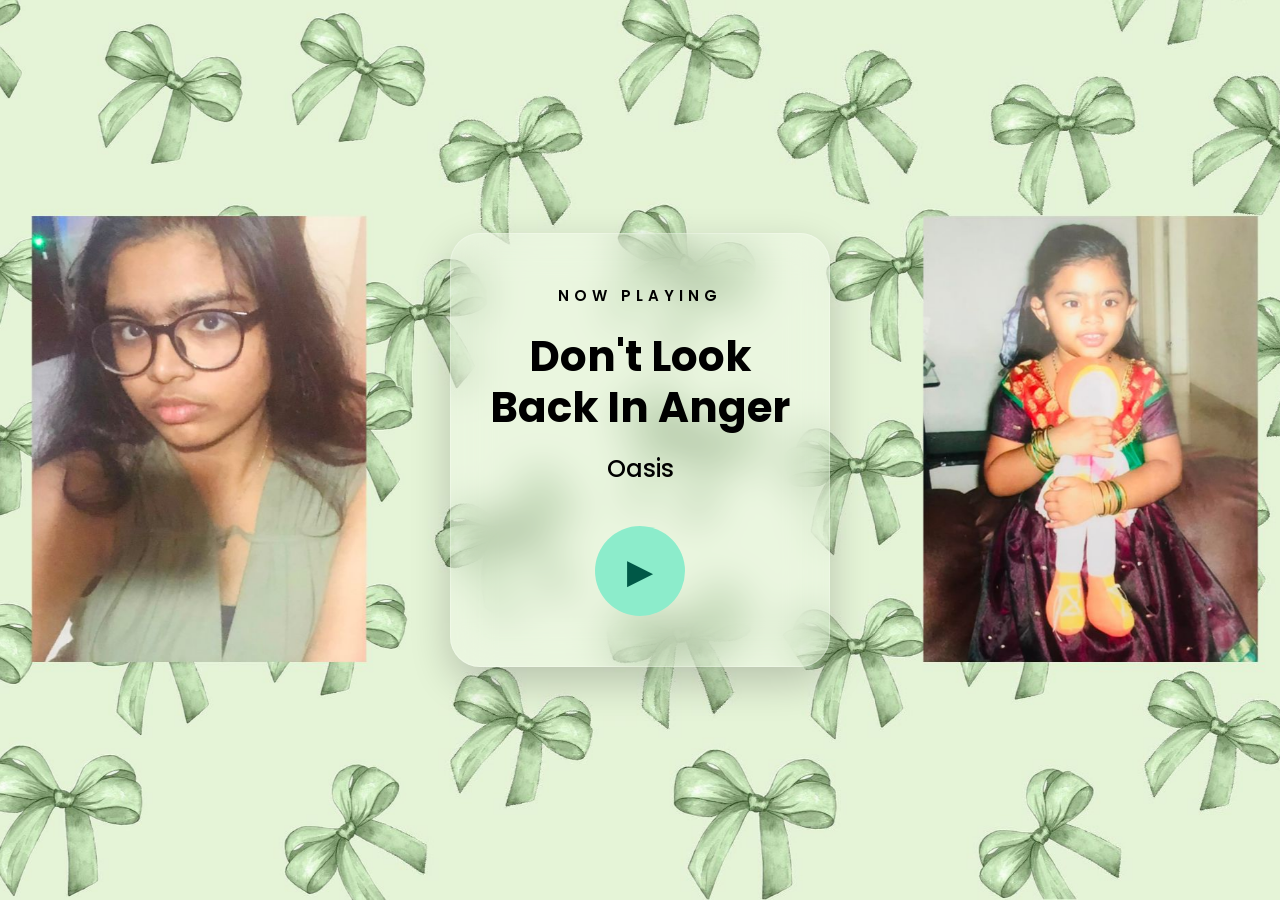
<file: index.html>
<!DOCTYPE html>
<html lang="en">

<head>

    <meta charset="UTF-8">

    <meta name="viewport" content="width=device-width, initial-scale=1.0">

    <title>Happy Birthday Mrs. Lee Know</title>

    <link href="https://fonts.googleapis.com/css2?family=Great+Vibes&family=Poppins:wght@300;400;600&display=swap" rel="stylesheet">

    <link rel="stylesheet" href="index.css">

</head>

<body>

    <!-- Background Music -->

    <audio id="bgMusic" loop>

        <source src="song.mp3" type="audio/mpeg">

        Your browser does not support the audio element.

    </audio>

    <!-- Spotify Intro -->

    <div id="introScreen">

        <div class="music-player">

    <p class="nowPlaying">

        NOW PLAYING

    </p>

    <h2>

        Don't Look Back In Anger

    </h2>

    <h3>

        Oasis

    </h3>

    <button id="playButton" onclick="startExperience()">

        ▶

    </button>

</div>

    </div>

    <!-- Birthday Page -->

    <div class="overlay hidden" id="pageContent">

        <div class="card">

            <h1>

                Happy Birthday<br>
                Mrs. Lee Know

            </h1>

            <p>

                Wishing you a birthday filled with endless smiles,
                love, laughter, and unforgettable memories.
                May every moment today be as beautiful and special
                as you are.

            </p>

            <a href="page2.html" class="button">

                Continue...

            </a>

        </div>

    </div>

<script>

const music = document.getElementById("bgMusic");

function startExperience(){

    music.play();

    document.getElementById("introScreen").style.display = "none";

    document.getElementById("pageContent").classList.remove("hidden");

}

</script>

</body>

</html>
</file>
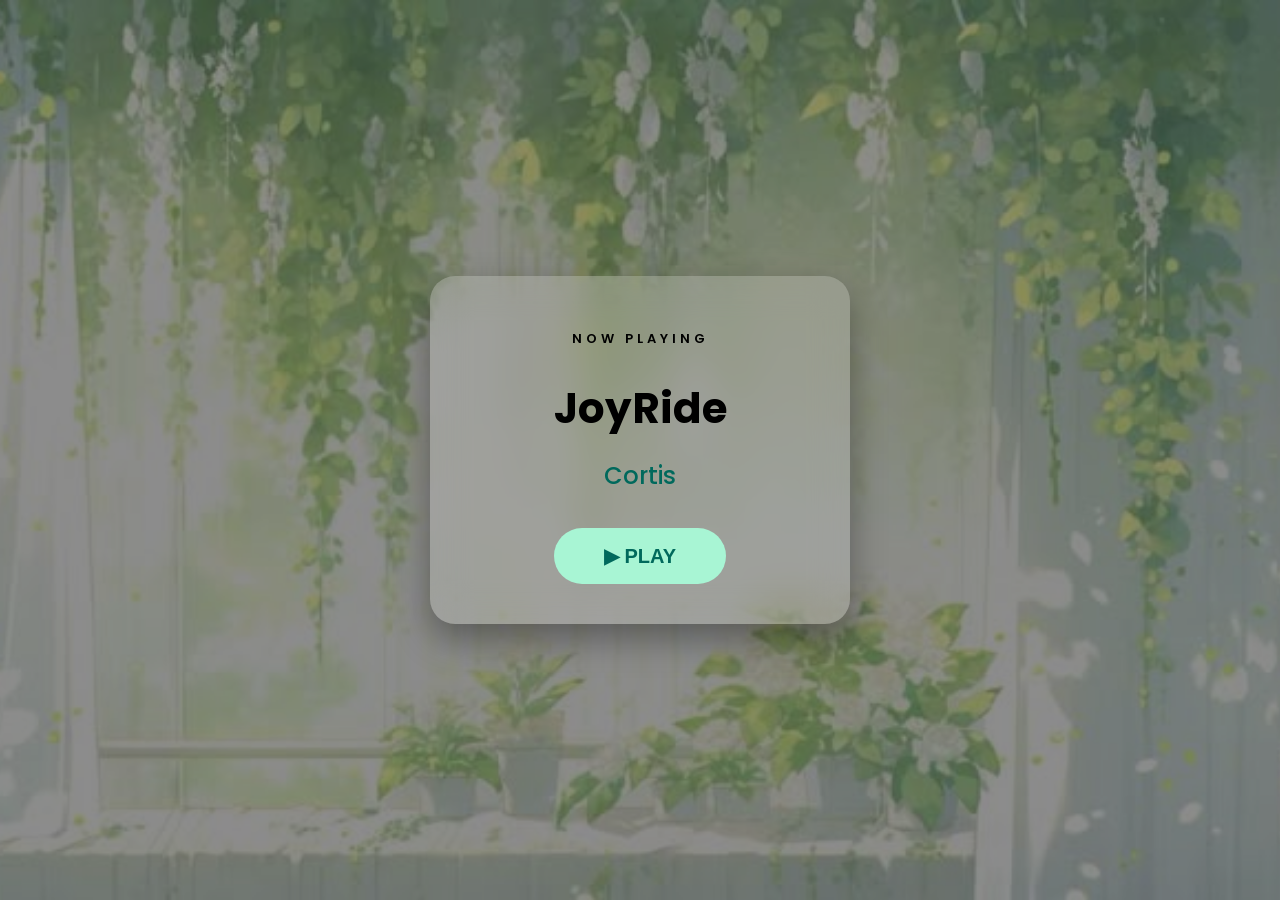
<file: page2.html>
<!DOCTYPE html>
<html lang="en">

<head>

    <meta charset="UTF-8">
    <meta name="viewport" content="width=device-width, initial-scale=1.0">

    <title>Just For You</title>

    <link rel="preconnect" href="https://fonts.googleapis.com">
    <link rel="preconnect" href="https://fonts.gstatic.com" crossorigin>

    <link href="https://fonts.googleapis.com/css2?family=Great+Vibes&family=Poppins:wght@300;400;600&display=swap" rel="stylesheet">

    <link rel="stylesheet" href="page2.css">

</head>

<body class="message-page">

    <!-- Background Music -->
    <audio id="bgMusic" loop>
        <source src="song2.mp3" type="audio/mpeg">
        Your browser does not support the audio element.
    </audio>

    <!-- Music Intro -->
    <div id="introScreen">

        <div class="music-player">

            <p class="nowPlaying">NOW PLAYING</p>

            <h2>JoyRide</h2>

            <h3>Cortis</h3>

            <button id="playButton" onclick="startExperience()">
                ▶ PLAY
            </button>

        </div>

    </div>

    <!-- Main Page -->
    <div class="page-overlay hidden" id="pageContent">

        <div class="message-container">

            <!-- Left Image -->
            <div class="image-side">

                <img src="photo.jpg" alt="Birthday Photo">

            </div>

            <!-- Right Side -->
            <div class="text-side">

                <h1>Just For You </h1>

                <div class="message-box">

                    <p>
                        Life won't always be easy, and there will be days that feel
                        heavier than others. Whenever those moments come, remember
                        how incredibly strong, kind, and capable you truly are.
                        Every obstacle you overcome is shaping you into an even more
                        wonderful person. Never lose faith in yourself, because brighter
                        days always come after the darkest nights.
                    </p>

                    <p>
                        Happy 18th Birthday! 🎉 May this special milestone open the
                        door to endless happiness, unforgettable memories, exciting
                        adventures, and dreams coming true. Keep smiling, keep believing,
                        and never stop being the amazing person you are.
                        Wishing you nothing but love, laughter, and success in every
                        chapter of your journey.
                    </p>

                </div>

                <a href="page3.html" class="next-button">
                    Make it more fun →
                </a>

            </div>

        </div>

    </div>

    <script>

        const music = document.getElementById("bgMusic");

        function startExperience() {

            music.play();

            document.getElementById("introScreen").style.display = "none";

            document.getElementById("pageContent").classList.remove("hidden");

        }

    </script>

</body>

</html>
</file>
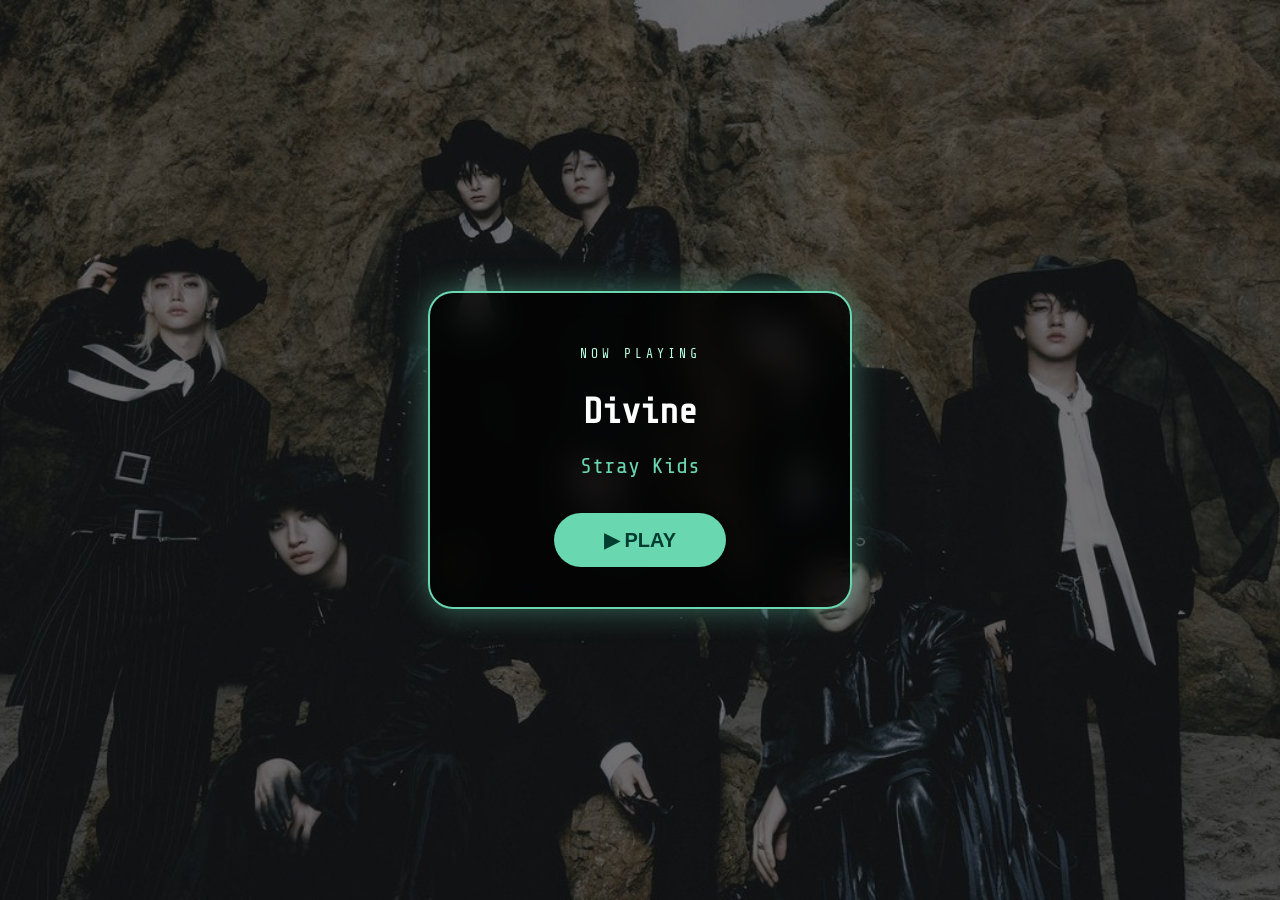
<file: page3.html>
<!DOCTYPE html>
<html lang="en">

<head>

    <meta charset="UTF-8">
    <meta name="viewport" content="width=device-width, initial-scale=1.0">

    <title>STAY Authentication</title>

    <link rel="preconnect" href="https://fonts.googleapis.com">
    <link rel="preconnect" href="https://fonts.gstatic.com" crossorigin>

    <link href="https://fonts.googleapis.com/css2?family=Poppins:wght@300;400;600&family=Share+Tech+Mono&display=swap" rel="stylesheet">

    <link rel="stylesheet" href="page3.css">

</head>

<body class="terminal-page">

    <!-- Background Music -->
    <audio id="bgMusic">
        <source src="song3.mp3" type="audio/mpeg">
        Your browser does not support the audio element.
    </audio>

    <!-- Intro Music Player -->
    <div id="introScreen">

        <div class="music-player">

            <p class="nowPlaying">NOW PLAYING</p>

            <h2>Divine</h2>

            <h3>Stray Kids</h3>

            <button id="playButton" onclick="startExperience()">
                ▶ PLAY
            </button>

        </div>

    </div>

    <!-- Terminal -->
    <div class="terminal-overlay hidden" id="terminalContent">

        <div class="terminal">

            <h1>STRAY KIDS DATABASE</h1>

            <h2>ACCESS LEVEL : DENIED</h2>

            <p class="intro">
                Authentication Required.<br>
                Only a true STAY can continue.
            </p>

            <div class="hint">
                <p>🔒 The authentication code contains <strong>8 letters</strong>.</p>
                <p>💚 Every letter belongs to someone special.</p>
                <p>⭐ The oldest member comes first.</p>
            </div>

            <input
                type="text"
                id="password"
                maxlength="8"
                placeholder="AUTHENTICATION CODE">

            <button onclick="checkPassword()">
                VERIFY
            </button>

            <p id="message"></p>

            <div id="loading">

                <p id="loadingText">Connecting to JYPE Servers...</p>

                <div class="progress">
                    <div id="bar"></div>
                </div>

            </div>

        </div>

    </div>

<script>

function startExperience() {

    const music = document.getElementById("bgMusic");

    music.play();

    document.getElementById("introScreen").style.display = "none";

    document.getElementById("terminalContent").classList.remove("hidden");

}

function checkPassword() {

    const answer = document.getElementById("password").value.toUpperCase();

    const message = document.getElementById("message");

    if (answer === "BLCHHFSI") {

        message.innerHTML = "✔ ACCESS GRANTED";

        message.style.color = "#8BFFD1";

        document.getElementById("loading").style.display = "block";

        const bar = document.getElementById("bar");

        const loadingText = document.getElementById("loadingText");

        let width = 0;

        const interval = setInterval(function () {

            width++;

            bar.style.width = width + "%";

            if (width === 25) {

                loadingText.innerHTML = "Connecting to JYPE Servers...";

            }

            if (width === 50) {

                loadingText.innerHTML = "Scanning STAY Membership...";

            }

            if (width === 75) {

                loadingText.innerHTML = "Verifying Authentication...";

            }

            if (width === 100) {

                loadingText.innerHTML = "Access Granted ✔";

                clearInterval(interval);

                setTimeout(function () {

                    window.location.href = "page4.html";

                }, 1500);

            }

        }, 30);

    }

    else {

        message.innerHTML =
        "❌ ACCESS DENIED<br><br>Hint: Use the first letter of each member's stage name in debut order.";

        message.style.color = "#ff8f8f";

    }

}

</script>

</body>

</html>
</file>
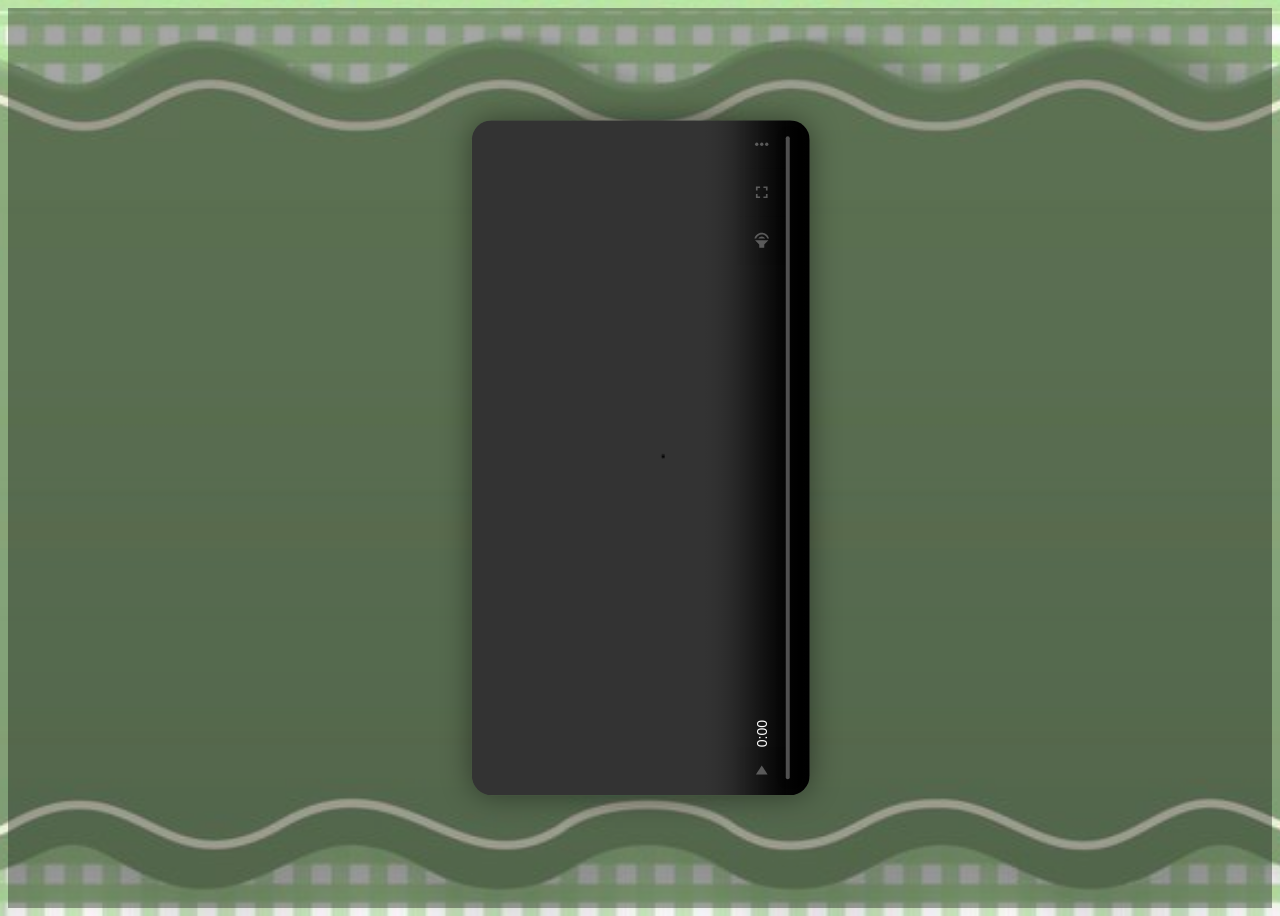
<file: page4.html>
<!DOCTYPE html>
<html lang="en">
<head>
    <meta charset="UTF-8">
    <meta name="viewport" content="width=device-width, initial-scale=1.0">
    <title>Birthday Video</title>

    <link rel="stylesheet" href="page4.css">
</head>

<body class="video-page">

    <div class="video-overlay">
        <div class="video-container">

            <video id="birthdayVideo" controls autoplay>
                <source src="birthday.mp4" type="video/mp4">
                Your browser does not support the video tag.
            </video>

        </div>
    </div>

    <script>
        const video = document.getElementById("birthdayVideo");

        video.onended = function () {
            window.location.href = "page5.html";
        };
    </script>

</body>
</html>
</file>
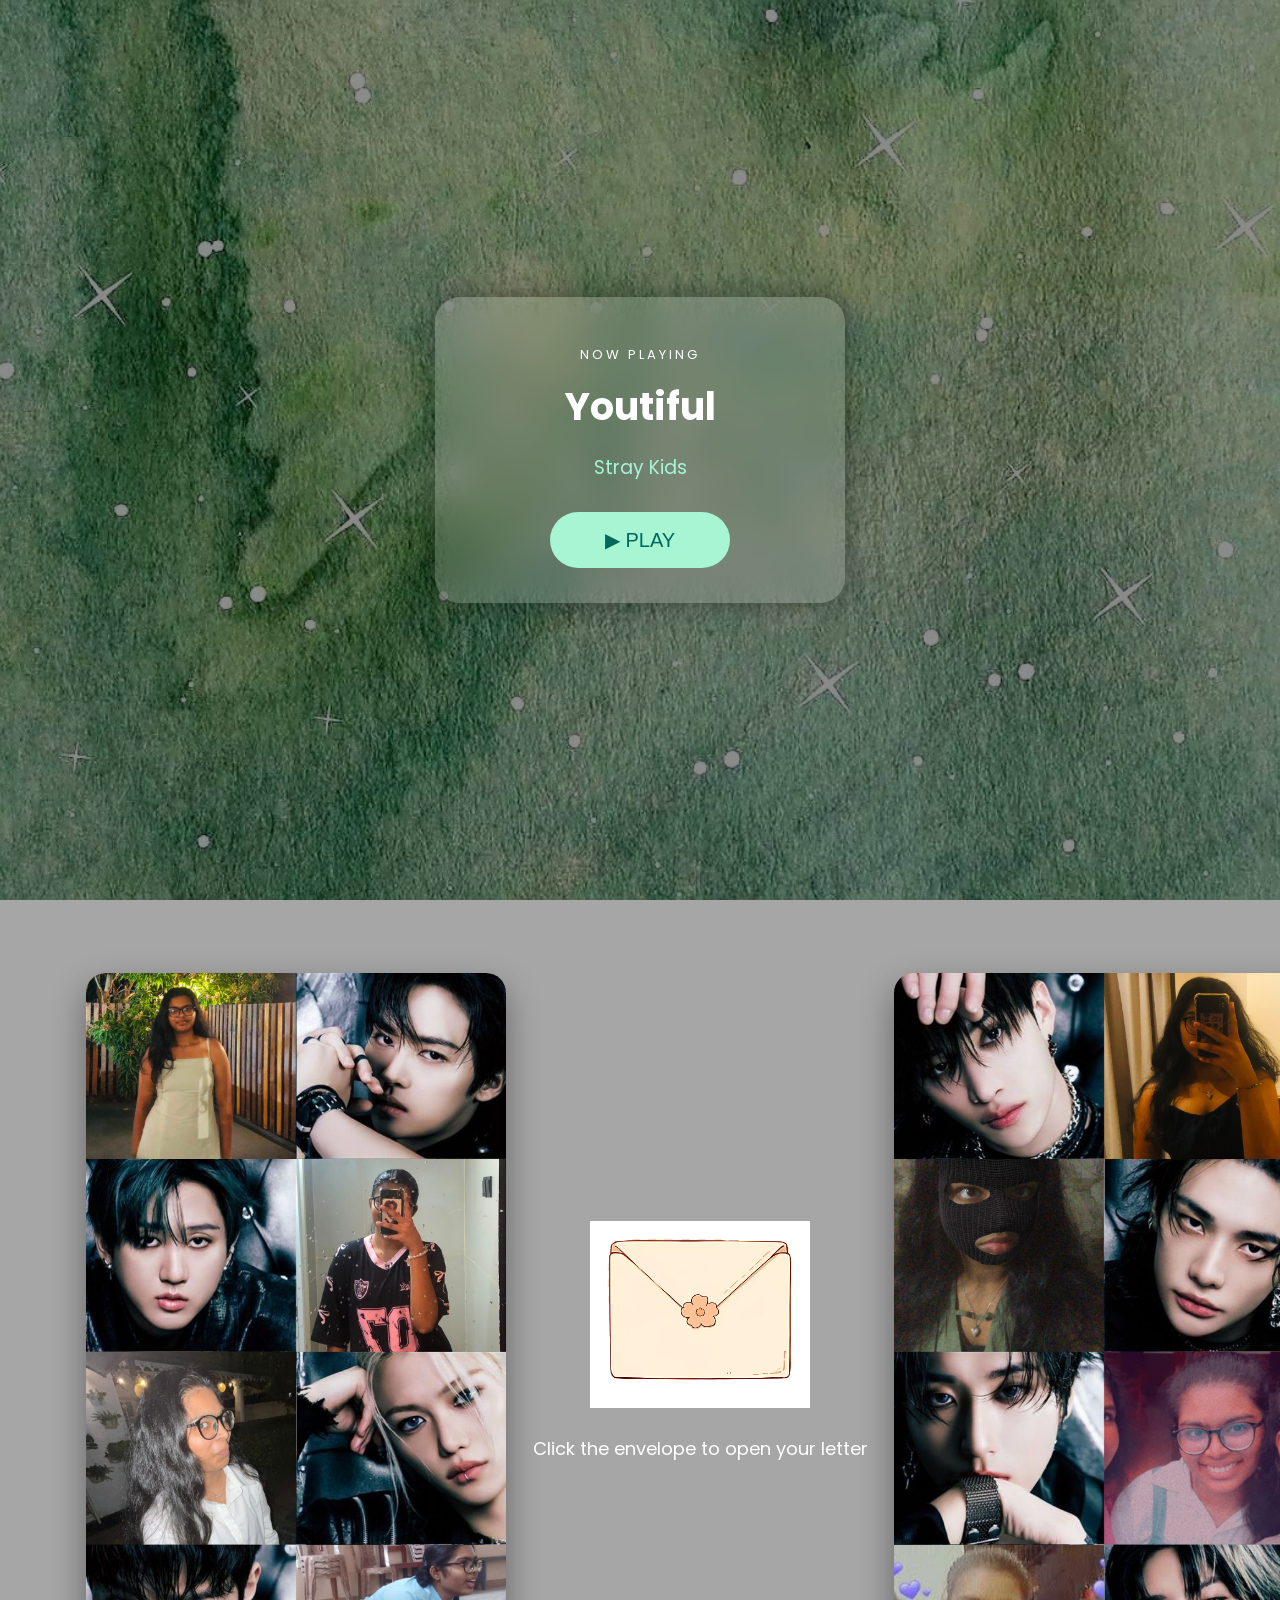
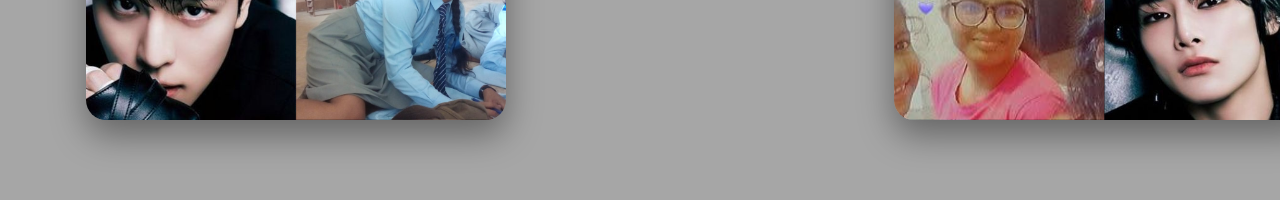
<file: page5.html>
<!DOCTYPE html>
<html lang="en">

<head>

    <meta charset="UTF-8">
    <meta name="viewport" content="width=device-width, initial-scale=1.0">

    <title>A Little Thing </title>

    <link rel="preconnect" href="https://fonts.googleapis.com">
    <link rel="preconnect" href="https://fonts.gstatic.com" crossorigin>

    <link href="https://fonts.googleapis.com/css2?family=Great+Vibes&family=Poppins:wght@300;500;700&display=swap" rel="stylesheet">

    <link rel="stylesheet" href="page5.css">

</head>

<body class="letter-page">

    <!-- Background Music -->
    <audio id="bgMusic">
        <source src="song5.mp3" type="audio/mpeg">
        Your browser does not support the audio element.
    </audio>

    <!-- Intro Music Player -->
    <div id="introScreen">

        <div class="music-player">

            <p class="nowPlaying">NOW PLAYING</p>

            <h2>Youtiful</h2>

            <h3>Stray Kids</h3>

            <button id="playButton" onclick="startExperience()">
                ▶ PLAY
            </button>

        </div>

    </div>

    <!-- Main Content -->
    <div class="letter-overlay hidden" id="mainContent">

        <!-- Left Photo -->
        <div class="picture left">
            <img src="leftphoto.jpg" alt="Left Photo">
        </div>

        <!-- Centre -->
        <div class="center">

            <img
                src="envelope.png"
                id="envelope"
                alt="Envelope"
                onclick="openLetter()">

            <p class="clickText">
                Click the envelope to open your letter 
            </p>

        </div>

        <!-- Right Photo -->
        <div class="picture right">
            <img src="rightphoto.jpg" alt="Right Photo">
        </div>

    </div>

       <!-- Letter Popup -->

    <div id="letterPopup">

        <div class="popup-content">

            <span
                class="close"
                onclick="closeLetter()">

                &times;

            </span>

            <img
                src="letter.png"
                alt="Birthday Letter">

        </div>

    </div>

    <!-- Next Page Arrow -->

    <a
        href="page6.html"
        id="nextArrow">

        →

    </a>

<script>

function startExperience(){

    const music =
    document.getElementById("bgMusic");

    music.play();

    document.getElementById("introScreen").style.display="none";

    document.getElementById("mainContent").classList.remove("hidden");

}

function openLetter(){

    document.getElementById("letterPopup").style.display="flex";

    const arrow =
    document.getElementById("nextArrow");

    arrow.style.opacity="1";

    arrow.style.pointerEvents="auto";

}

function closeLetter(){

    document.getElementById("letterPopup").style.display="none";

}

</script>

</body>

</html>
</file>
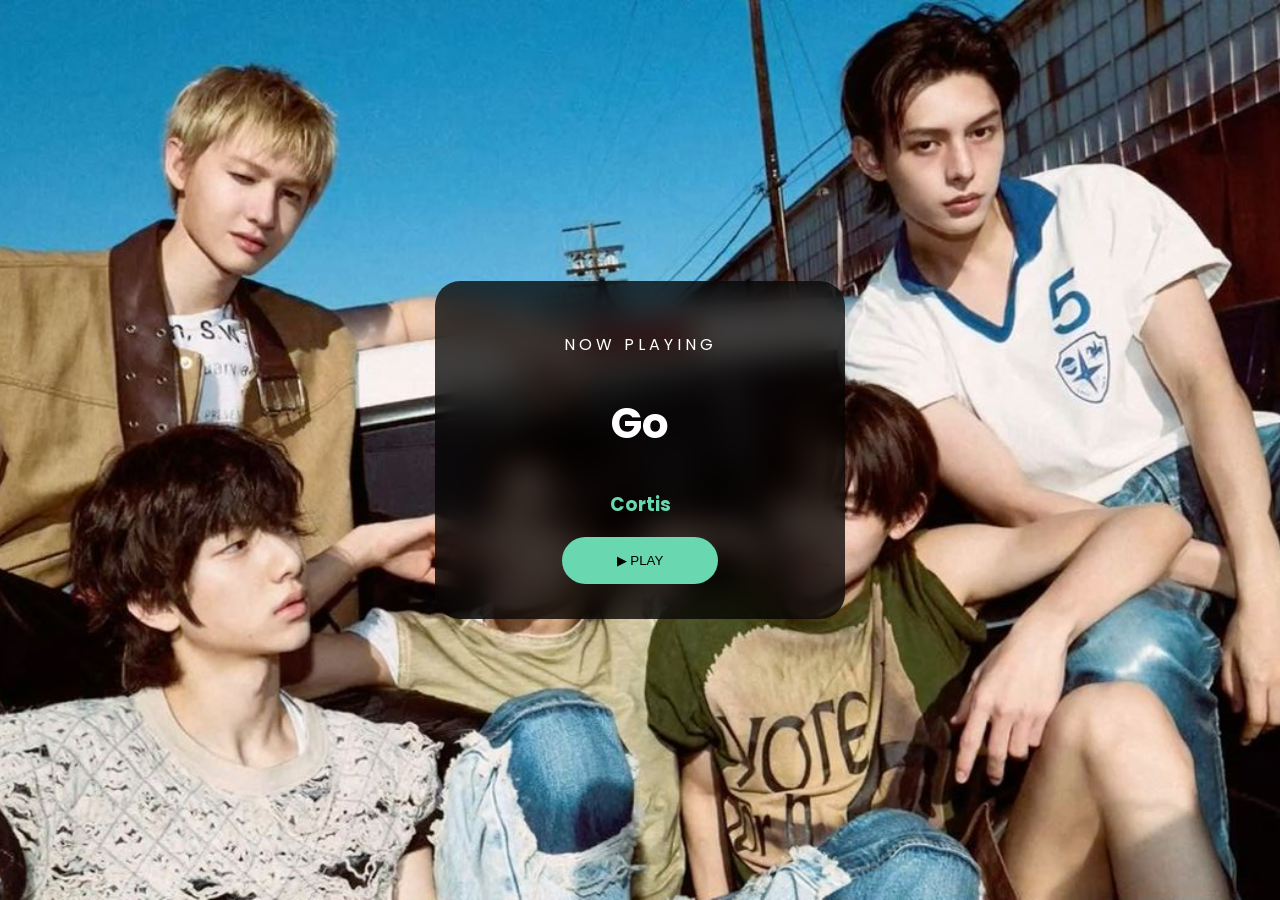
<file: page6.html>
<!DOCTYPE html>
<html lang="en">

<head>

    <meta charset="UTF-8">
    <meta name="viewport" content="width=device-width, initial-scale=1.0">

    <title>CORTIS DATABASE</title>

    <link rel="preconnect" href="https://fonts.googleapis.com">
    <link rel="preconnect" href="https://fonts.gstatic.com" crossorigin>

    <link href="https://fonts.googleapis.com/css2?family=Poppins:wght@300;400;600&family=Share+Tech+Mono&display=swap" rel="stylesheet">

    <link rel="stylesheet" href="page6.css">

</head>

<body class="cortis-page">

<!-- Background Music -->
<audio id="bgMusic" loop>

    <source src="song6.mp3" type="audio/mpeg">

    Your browser does not support the audio element.

</audio>

<!-- Music Intro -->

<div id="introScreen">

    <div class="music-player">

        <p class="nowPlaying">NOW PLAYING</p>

        <h2>Go</h2>

        <h3>Cortis</h3>

        <button id="playButtonPage6" onclick="startExperience()">

            ▶ PLAY

        </button>

    </div>

</div>

    <div class="cortis-overlay hidden" id="databasePage">

        <div class="cortis-terminal">

            <h1>CORTIS DATABASE</h1>

            <h2>ACCESS LEVEL : DENIED</h2>

            <p class="intro">
                Authentication Required.<br>
                Only a true Cortis member can continue.
            </p>

            <div class="hint">

                <p>🔒 The authentication code contains <strong>5 letters</strong>.</p>

                <p>💚 Every letter comes from one special memory.</p>

                <p>⭐ Take the <strong>FIRST LETTER</strong> of each answer.</p>

                <br>

                <p>① Current leader</p>

                <p>② Official fandom</p>

                <p>③ Latest title track</p>

                <p>④ Whose birthday</p>

                <p>⑤ Current song</p>

            </div>

            <input
                type="text"
                id="password"
                maxlength="5"
                placeholder="MEMORY KEY">

            <button onclick="checkPassword()">

                VERIFY

            </button>

            <p id="message"></p>

            <div id="loading">

                <p id="loadingText">

                    Connecting to Cortis Database...

                </p>

                <div class="progress">

                    <div id="bar"></div>

                </div>

            </div>

        </div>

    </div>

<!-- Secret Image -->

<div id="secretImage">

    <img src="background7.jpg" alt="Unlocked">

    <a href="page7.html" class="nextButton">

        Continue →

    </a>

</div>

<script>

const music = document.getElementById("bgMusic");

function startExperience(){

    const music = document.getElementById("bgMusic");

    music.play();

    document.getElementById("introScreen").style.display = "none";

    document.getElementById("databasePage").classList.remove("hidden");

}

function checkPassword() {

    const answer = document.getElementById("password").value.toUpperCase();

    const message = document.getElementById("message");

    /* CHANGE THIS TO YOUR REAL CODE */
    if (answer === "MCRDG") {

        message.innerHTML = "✔ ACCESS GRANTED";

        message.style.color = "#8BFFD1";

        document.getElementById("loading").style.display = "block";

        const bar = document.getElementById("bar");

        const loadingText = document.getElementById("loadingText");

        let width = 0;

        const interval = setInterval(function () {

            width++;

            bar.style.width = width + "%";

            if (width == 25) {

                loadingText.innerHTML = "Connecting to Cortis Database...";

            }

            if (width == 50) {

                loadingText.innerHTML = "Searching Shared Memories...";

            }

            if (width == 75) {

                loadingText.innerHTML = "Decrypting Memory Archive...";

            }

            if (width == 100) {

                loadingText.innerHTML = "Welcome Back ✔";

                clearInterval(interval);

                setTimeout(function () {

                     document.getElementById("databasePage").style.display = "none";

                     document.getElementById("secretImage").style.display = "flex";

                },1500);

            }

        },30);

    }

    else {

        message.innerHTML =
        "❌ ACCESS DENIED<br><br>Hint: Take the FIRST LETTER of each answer. No spaces. All uppercase.";

        message.style.color = "#ff8f8f";

    }

}

</script>

</body>

</html>
</file>
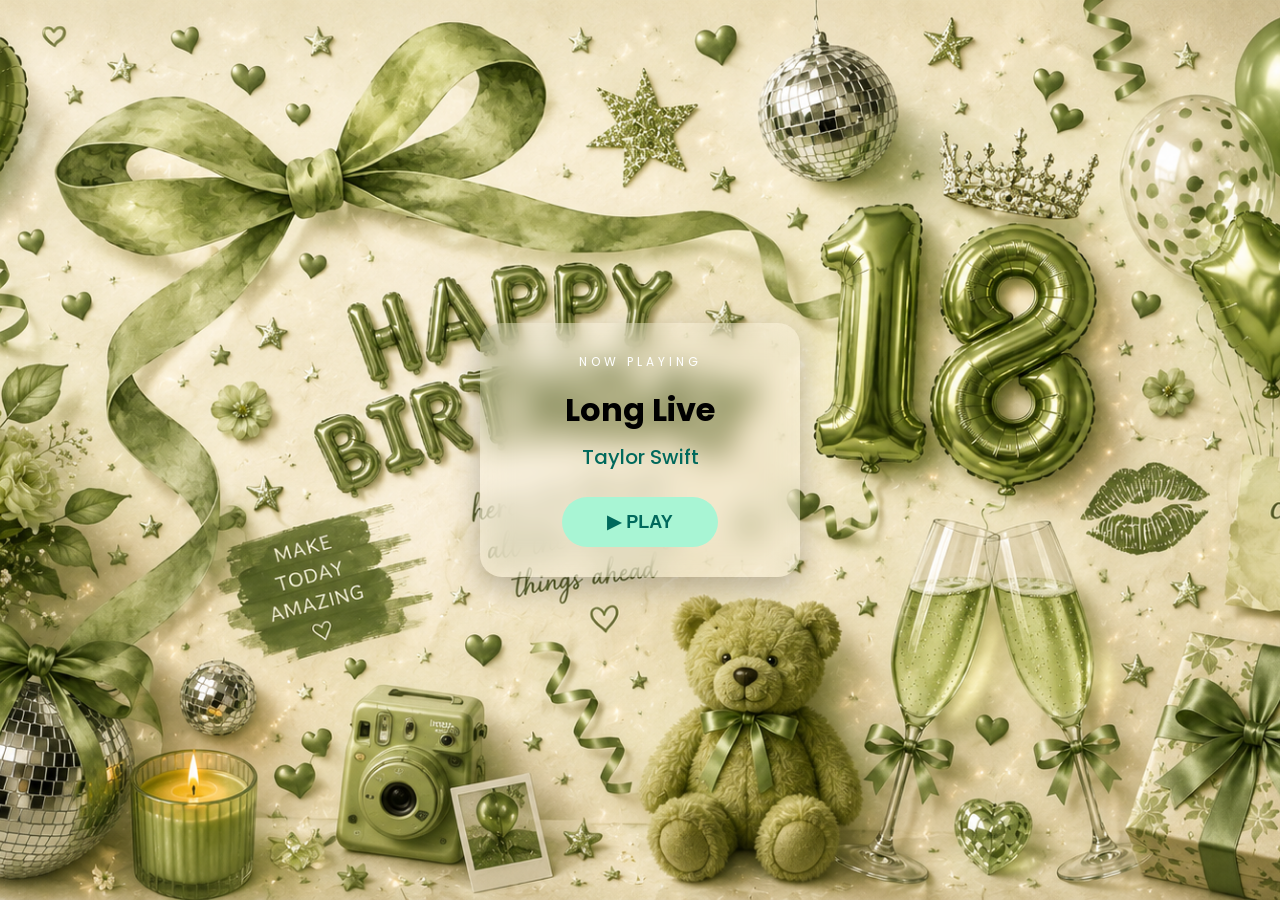
<file: page7.html>
<!DOCTYPE html>
<html lang="en">

<head>

    <meta charset="UTF-8">
    <meta name="viewport" content="width=device-width, initial-scale=1.0">

    <title>Chapter 18 Unlocked</title>

    <link rel="preconnect" href="https://fonts.googleapis.com">
    <link rel="preconnect" href="https://fonts.gstatic.com" crossorigin>

    <link href="https://fonts.googleapis.com/css2?family=Great+Vibes&family=Poppins:wght@300;400;600&display=swap" rel="stylesheet">

    <link rel="stylesheet" href="page7.css">

</head>

<body class="chapter-page">

    <!-- Background Music -->

    <audio id="bgMusic" loop>

        <source src="song7.mp3" type="audio/mpeg">

    </audio>

    <!-- Intro Music Player -->

    <div id="introScreen">

        <div class="music-player">

            <p class="nowPlaying">NOW PLAYING</p>

            <h2>Long Live</h2>

            <h3>Taylor Swift</h3>

            <button id="playButton">

                ▶ PLAY

            </button>

        </div>

    </div>

    <!-- Final Page -->

    <div class="chapter-overlay hidden" id="chapterContent">

        <div class="chapter-card" id="chapterCard">

            <h2>CHAPTER</h2>

            <h1>18</h1>

            <p class="unlock">UNLOCKED</p>

            <div class="divider"></div>

            <p class="message">

                Happy 18th Birthday.<br><br>

                Here's to new beginnings,<br>

                new adventures,<br>

                and a lifetime of memories.

                <br><br>

                💚

            </p>

            <p class="signature">

                From,<br>

                Mrs. Hyunjin (Danu)

            </p>

            <div class="divider"></div>

            <p class="end">

                THE END

            </p>

        </div>

    </div>

<script>

const music = document.getElementById("bgMusic");

const playButton = document.getElementById("playButton");

playButton.addEventListener("click", async function(){

    try{

        await music.play();

        document.getElementById("introScreen").style.display = "none";

        const page = document.getElementById("chapterContent");

        page.classList.remove("hidden");

        setTimeout(function(){

            document.getElementById("chapterCard").classList.add("show");

        },500);

    }

    catch(error){

        console.log(error);

    }

});

</script>

</body>

</html>
</file>
<file: index.css>
/*==================================
            RESET
==================================*/

*{

    margin:0;

    padding:0;

    box-sizing:border-box;

}

html,
body{

    width:100%;

    height:100%;

    overflow:hidden;

    font-family:'Poppins',sans-serif;

}

.hidden{

    display:none;

}

/*==================================
         PAGE BACKGROUND
==================================*/

body{

    background:url("background.jpg");

    background-size:cover;

    background-position:center;

    background-repeat:no-repeat;

}

/*==================================
        SPOTIFY INTRO SCREEN
==================================*/

#introScreen{

    position:fixed;

    top:0;

    left:0;

    width:100%;

    height:100vh;

    display:flex;

    justify-content:center;

    align-items:center;

     background:url("background.jpg");

    background-size:cover;

    background-position:center;

    z-index:9999;

}

/*==========================
      MUSIC PLAYER
==========================*/

.music-player{

    width:380px;

    padding:50px 35px;

    text-align:center;

    background:rgba(255,255,255,.22);

    backdrop-filter:blur(20px);

    -webkit-backdrop-filter:blur(20px);

    border-radius:30px;

    border:1px solid rgba(255,255,255,.25);

    box-shadow:0 15px 40px rgba(0,0,0,.20);

}

.nowPlaying{

    color:black;

    font-size:15px;

    letter-spacing:5px;

    font-weight:600;

    margin-bottom:25px;

}

.music-player h2{

    color:black !important;

    font-size:42px; 

    font-weight:700;

    line-height:1.2;

    margin-bottom:18px;

}

.music-player h3{

    color:black !important;

    font-size:24px;

    font-weight:500;

    margin-bottom:40px;

}

#playButton{

    width:90px;

    height:90px;

    border:none;

    border-radius:50%;

    background:#8CECCB;

    color:#005847;

    font-size:34px;

    cursor:pointer;

    transition:.3s;

}

#playButton:hover{

    transform:scale(1.08);

    background:#A7F6DA;

    box-shadow:0 0 20px rgba(140,236,203,.45);

}
/*==================================
          MAIN PAGE
==================================*/

.overlay{

    width:100%;

    height:100vh;

    display:flex;

    justify-content:center;

    align-items:center;

    background:rgba(0,0,0,.35);

}

/*==================================
            CARD
==================================*/

.card{

    width:650px;

    padding:60px;

    text-align:center;

    background:rgba(255,255,255,.15);

    backdrop-filter:blur(20px);

    -webkit-backdrop-filter:blur(20px);

    border:1px solid rgba(255,255,255,.25);

    border-radius:30px;

    box-shadow:0 15px 40px rgba(0,0,0,.25);

}

/*==================================
            HEADING
==================================*/

.card h1{

    font-family:'Great Vibes',cursive;

    font-size:72px;

    color:white;

    margin-bottom:30px;

    text-shadow:2px 2px 10px rgba(0,0,0,.35);

}

/*==================================
            PARAGRAPH
==================================*/

.card p{

    color:white;

    font-size:19px;

    line-height:1.8;

    margin-bottom:40px;

}

/*==================================
            BUTTON
==================================*/

.button{

    display:inline-block;

    padding:16px 45px;

    text-decoration:none;

    background:#A8F5D4;

    color:#00695C;

    font-weight:600;

    border-radius:50px;

    transition:.3s;

}

.button:hover{

    background:white;

    transform:scale(1.05);

}

/*==================================
          RESPONSIVE
==================================*/

@media(max-width:768px){

    .music-player{

        width:320px;

        padding:25px;

    }

    .albumCover{

        width:180px;

        height:180px;

    }

    .music-player h2{

        font-size:22px;

    }

    .card{

        width:90%;

        padding:40px 25px;

    }

    .card h1{

        font-size:50px;

    }

    .card p{

        font-size:16px;

    }

}
</file>
<file: page2.css>
/*==========================
        PAGE 2
==========================*/

/* Hide Elements */

.hidden{

    display:none !important;

}

/*==========================
      PAGE BACKGROUND
==========================*/

.message-page{

    margin:0;

    padding:0;

    width:100%;

    height:100vh;

    background:url("background2.jpg");

    background-size:cover;

    background-position:center;

    background-repeat:no-repeat;

    overflow:hidden;

    font-family:'Poppins',sans-serif;

}

/*==========================
      INTRO SCREEN
==========================*/

#introScreen{

    position:fixed;

    top:0;

    left:0;

    width:100%;

    height:100vh;

    display:flex;

    justify-content:center;

    align-items:center;

    background:rgba(0,0,0,.45);

    z-index:9999;

}

/*==========================
      MUSIC PLAYER
==========================*/

.music-player{

    width:340px;

    padding:40px;

    text-align:center;

    background:rgba(255,255,255,.18);

    backdrop-filter:blur(18px);

    -webkit-backdrop-filter:blur(18px);

    border-radius:25px;

    box-shadow:0 15px 35px rgba(0,0,0,.35);

}

.nowPlaying{

    color:#000;

    font-size:13px;

    letter-spacing:4px;

    font-weight:600;

    margin-bottom:20px;

}

.music-player h2{

    color:#000;

    font-size:42px;

    font-weight:700;

    line-height:1.2;

    margin-bottom:12px;

}

.music-player h3{

    color:#00695C;

    font-size:24px;

    font-weight:500;

    margin-bottom:35px;

}

#playButton{

    padding:16px 50px;

    border:none;

    border-radius:50px;

    background:#A8F5D4;

    color:#00695C;

    font-size:20px;

    font-weight:600;

    cursor:pointer;

    transition:.3s;

}

#playButton:hover{

    transform:scale(1.08);

    background:#8CECCB;

}

/*==========================
      MAIN PAGE
==========================*/

.page-overlay{

    width:100%;

    height:100vh;

    display:flex;

    justify-content:center;

    align-items:center;

    background:rgba(220,255,240,.45);

}

/*==========================
      CONTENT
==========================*/

.message-container{

    width:90%;

    max-width:1400px;

    display:grid;

    grid-template-columns:40% 60%;

    gap:60px;

    align-items:center;

}

/*==========================
      IMAGE
==========================*/

.image-side{

    display:flex;

    justify-content:center;

}

.image-side img{

    width:100%;

    max-width:430px;

    border-radius:25px;

    box-shadow:0 15px 35px rgba(0,0,0,.25);

}

/*==========================
      TEXT
==========================*/

.text-side h1{

    font-family:'Great Vibes',cursive;

    font-size:65px;

    color:#0C7A65;

    margin-bottom:25px;

}

.message-box{

    background:rgba(255,255,255,.85);

    backdrop-filter:blur(10px);

    padding:35px;

    border-radius:20px;

    box-shadow:0 10px 30px rgba(0,0,0,.15);

}

.message-box p{

    font-size:18px;

    line-height:1.8;

    color:#444;

    margin-bottom:20px;

}

/*==========================
      NEXT BUTTON
==========================*/

.next-button{

    display:inline-block;

    margin-top:30px;

    float:right;

    padding:15px 35px;

    text-decoration:none;

    background:#69D7B0;

    color:white;

    border-radius:50px;

    font-weight:600;

    transition:.3s;

}

.next-button:hover{

    background:#46C89A;

    transform:translateX(8px);

}

/*==========================
      RESPONSIVE
==========================*/

@media(max-width:900px){

    .message-container{

        grid-template-columns:1fr;

        text-align:center;

        gap:30px;

    }

    .text-side h1{

        font-size:50px;

    }

    .next-button{

        float:none;

    }

}
</file>
<file: page3.css>
/*=============================
        PAGE 3
=============================*/

/* Hide Elements */

.hidden{

    display:none !important;

}

/*=============================
      PAGE BACKGROUND
=============================*/

.terminal-page{

    margin:0;

    padding:0;

    width:100%;

    height:100vh;

    background:url("background3.jpg");

    background-size:cover;

    background-position:center;

    background-repeat:no-repeat;

    overflow:hidden;

    font-family:'Share Tech Mono', monospace;

}

/*=============================
      MUSIC INTRO
=============================*/

#introScreen{

    position:fixed;

    top:0;

    left:0;

    width:100%;

    height:100vh;

    display:flex;

    justify-content:center;

    align-items:center;

    background:rgba(0,0,0,.55);

    z-index:9999;

}

.music-player{

    width:340px;

    padding:40px;

    text-align:center;

    background:rgba(0,0,0,.75);

    backdrop-filter:blur(15px);

    border:2px solid #69D7B0;

    border-radius:25px;

    box-shadow:0 0 30px rgba(105,215,176,.45);

}

.nowPlaying{

    color:#B8FFE2;

    font-size:13px;

    letter-spacing:4px;

    margin-bottom:20px;

}

.music-player h2{

    color:#FFFFFF;

    font-size:36px;

    margin-bottom:12px;

}

.music-player h3{

    color:#69D7B0;

    font-size:22px;

    font-weight:400;

    margin-bottom:35px;

}

#playButton{

    padding:15px 50px;

    border:none;

    border-radius:50px;

    background:#69D7B0;

    color:#003d31;

    font-size:20px;

    font-weight:bold;

    cursor:pointer;

    transition:.3s;

}

#playButton:hover{

    transform:scale(1.08);

    background:#A8F5D4;

}

/*=============================
      TERMINAL
=============================*/

.terminal-overlay{

    width:100%;

    height:100vh;

    background:rgba(0,0,0,.70);

    display:flex;

    justify-content:center;

    align-items:center;

}

.terminal{

    width:750px;

    padding:45px;

    background:rgba(0,0,0,.55);

    backdrop-filter:blur(12px);

    border:2px solid #69D7B0;

    border-radius:20px;

    box-shadow:0 0 40px rgba(105,215,176,.8);

    color:#B8FFE2;

    text-align:center;

}

.terminal h1{

    font-size:40px;

    margin-bottom:10px;

    text-shadow:0 0 15px #69D7B0;

}

.terminal h2{

    color:#ff9c9c;

    margin-bottom:25px;

}

.intro{

    font-size:18px;

    line-height:1.8;

    margin-bottom:30px;

}

.hint{

    text-align:left;

    margin-bottom:30px;

    line-height:2;

}

#password{

    width:100%;

    padding:18px;

    background:#111;

    color:#69D7B0;

    border:2px solid #69D7B0;

    border-radius:10px;

    outline:none;

    font-size:22px;

    text-align:center;

    letter-spacing:6px;

    margin-bottom:25px;

}

#password::placeholder{

    color:#6ab89a;

}

.terminal button{

    padding:15px 40px;

    border:none;

    border-radius:50px;

    background:#69D7B0;

    color:#003d31;

    font-size:18px;

    font-weight:bold;

    cursor:pointer;

    transition:.3s;

}

.terminal button:hover{

    transform:scale(1.05);

    background:#A8F5D4;

}

#message{

    margin-top:30px;

    font-size:22px;

    min-height:60px;

}

#loading{

    display:none;

    margin-top:35px;

}

.progress{

    width:100%;

    height:20px;

    background:#222;

    border-radius:50px;

    overflow:hidden;

    margin-top:15px;

}

#bar{

    width:0;

    height:100%;

    background:#69D7B0;

    transition:width .03s linear;

}
</file>
<file: page4.css>
/*==========================
        PAGE 3
==========================*/

.video-page{

    background:url("background4.jpg");

    background-size:cover;

    background-position:center;

    background-repeat:no-repeat;

}

.video-overlay{

    width:100%;

    height:100vh;

    display:flex;

    justify-content:center;

    align-items:center;

    background:rgba(0,0,0,.35);

}

.video-container{

    display:flex;

    justify-content:center;

    align-items:center;

}

.video-container video{

    width:75vh;

    height:auto;

    border-radius:20px;

    transform:rotate(-90deg);

    box-shadow:0 0 30px rgba(0,0,0,.45);

}
</file>
<file: page5.css>
/*==========================
        PAGE 5
==========================*/

.letter-page{

    margin:0;
    width:100%;
    height:100vh;

    background:url("background5.jpg");
    background-size:cover;
    background-position:center;
    background-repeat:no-repeat;

    overflow:hidden;

    font-family:'Poppins', sans-serif;
}

/*==========================
      INTRO SCREEN
==========================*/

#introScreen{

    width:100%;
    height:100vh;

    display:flex;
    justify-content:center;
    align-items:center;

    background:rgba(0,0,0,.45);

}

.music-player{

    width:340px;

    padding:35px;

    text-align:center;

    background:rgba(255,255,255,.15);

    backdrop-filter:blur(15px);

    border-radius:25px;

    box-shadow:0 0 30px rgba(0,0,0,.4);

}

.nowPlaying{

    color:white;
    letter-spacing:3px;
    font-size:13px;

}

.music-player h2{

    color:white;
    font-size:38px;
    margin:10px 0;

}

.music-player h3{

    color:#A8F5D4;
    font-weight:400;
    margin-bottom:30px;

}

#playButton{

    padding:16px 55px;

    border:none;

    border-radius:50px;

    background:#A8F5D4;

    color:#00695C;

    font-size:20px;

    cursor:pointer;

    transition:.3s;

}

#playButton:hover{

    transform:scale(1.08);

}

/*==========================
      MAIN PAGE
==========================*/

.hidden{

    display:none;

}

.letter-overlay{

    width:100%;
    height:100vh;

    display:flex;

    justify-content:space-evenly;

    align-items:center;

    background:rgba(0,0,0,.35);

    padding:0 60px;

}

/* Pictures */

.picture{

    opacity:0;

}

.left{

    animation:slideLeft 1.5s forwards;

}

.right{

    animation:slideRight 1.5s forwards;

}

.picture img{

    width:420px;

    border-radius:20px;

    box-shadow:0 15px 35px rgba(0,0,0,.4);

}

/* Centre */

.center{

    text-align:center;

}

/* Envelope */

#envelope{

    width:220px;

    opacity:0;

    cursor:pointer;

    animation:
        fadeEnvelope 2s forwards,
        float 3s ease-in-out infinite;

    animation-delay:
        1.5s,
        3.5s;

    transition:.3s;

}

#envelope:hover{

    transform:scale(1.08);

}

.clickText{

    color:white;

    margin-top:20px;

    font-size:18px;

    opacity:0;

    animation:fadeEnvelope 2s forwards;

    animation-delay:1.8s;

}

/*==========================
      LETTER POPUP
==========================*/

#letterPopup{

    position:fixed;

    top:0;
    left:0;

    width:100%;
    height:100%;

    display:none;

    justify-content:center;

    align-items:center;

    background:rgba(0,0,0,.85);

}

.popup-content{

    position:relative;

}

/* Letter */

.popup-content img{

    width:650px;

    max-width:90%;

    border-radius:15px;

    box-shadow:0 0 40px rgba(255,255,255,.2);

    transform:translateY(300px) scale(.5);

    opacity:0;

    animation:pullLetter 1.5s ease forwards;

}

.close{

    position:absolute;

    top:-20px;
    right:-20px;

    width:40px;
    height:40px;

    border-radius:50%;

    background:white;

    color:black;

    text-align:center;

    line-height:40px;

    font-size:28px;

    cursor:pointer;

}

/*==========================
      ANIMATIONS
==========================*/

@keyframes slideLeft{

    from{

        transform:translateX(350px);

        opacity:0;

    }

    to{

        transform:translateX(0);

        opacity:1;

    }

}

@keyframes slideRight{

    from{

        transform:translateX(-350px);

        opacity:0;

    }

    to{

        transform:translateX(0);

        opacity:1;

    }

}

@keyframes fadeEnvelope{

    from{

        opacity:0;

        transform:translateY(40px);

    }

    to{

        opacity:1;

        transform:translateY(0);

    }

}

@keyframes float{

    0%{

        transform:translateY(0);

    }

    50%{

        transform:translateY(-10px);

    }

    100%{

        transform:translateY(0);

    }

}

@keyframes pullLetter{

    0%{

        transform:translateY(350px) scale(.45);

        opacity:0;

    }

    30%{

        transform:translateY(180px) scale(.6);

        opacity:1;

    }

    60%{

        transform:translateY(40px) scale(.8);

    }

    100%{

        transform:translateY(0) scale(1);

        opacity:1;

    }

}

/*==========================
      NEXT PAGE ARROW
==========================*/

#nextArrow{

    position:fixed;

    bottom:35px;

    right:35px;

    width:75px;

    height:75px;

    border-radius:50%;

    background:#A8F5D4;

    color:#00695C;

    text-decoration:none;

    font-size:42px;

    font-weight:bold;

    display:flex;

    justify-content:center;

    align-items:center;

    box-shadow:0 10px 25px rgba(0,0,0,.35);

    transition:.3s;

    opacity:0;

    pointer-events:none;

    animation:bounce 1.5s infinite;

}

#nextArrow:hover{

    transform:scale(1.15);

    background:white;

}

@keyframes bounce{

    0%{

        transform:translateX(0);

    }

    50%{

        transform:translateX(10px);

    }

    100%{

        transform:translateX(0);

    }

}
</file>
<file: page6.css>
/*==========================
        PAGE 6
==========================*/

.hidden{

    display:none !important;

}

/*==========================
      INTRO SCREEN
==========================*/

#introScreen{

    position:fixed;

    top:0;

    left:0;

    width:100%;

    height:100vh;

    display:flex;

    justify-content:center;

    align-items:center;

    background:url("background6.jpg");

    background-size:cover;

    background-position:center;

    z-index:9999;

}

.music-player{

    width:340px;

    padding:35px;

    text-align:center;

    background:rgba(0,0,0,.75);

    backdrop-filter:blur(15px);

    border-radius:25px;

}

.nowPlaying{

    color:white;

    letter-spacing:4px;

}

.music-player h2{

    color:white;

    font-size:42px;

}

.music-player h3{

    color:#69D7B0;

}

#playButtonPage6{

    padding:16px 55px;

    border:none;

    border-radius:50px;

    background:#69D7B0;

    cursor:pointer;

}

/*==========================
      PAGE
==========================*/

.cortis-page{

    margin:0;

    width:100%;

    height:100vh;

    background:url("background6.jpg");

    background-size:cover;

    background-position:center;

    background-repeat:no-repeat;

    overflow:hidden;

    font-family:'Poppins',sans-serif;

}

/*==========================
      OVERLAY
==========================*/

.cortis-overlay{

    width:100%;

    height:100vh;

    display:flex;

    justify-content:center;

    align-items:center;

    background:rgba(0,0,0,.45);

}

/*==========================
      DATABASE
==========================*/

.cortis-terminal{

    width:500px;

    padding:35px;

    border-radius:18px;

    background:rgba(0,0,0,.82);

    backdrop-filter:blur(12px);

    border:2px solid #6FD8B5;

    box-shadow:0 0 30px rgba(111,216,181,.35);

    color:#A8F5D4;

    font-family:'Share Tech Mono', monospace;

}

/*==========================
      HEADINGS
==========================*/

.cortis-terminal h1{

    font-size:30px;

    margin-bottom:12px;

    color:#6FD8B5;

    letter-spacing:3px;

}

.cortis-terminal h2{

    font-size:20px;

    color:#ff8f8f;

    margin-bottom:20px;

}

.intro{

    font-size:17px;

    line-height:1.6;

    margin-bottom:30px;

}

/*==========================
      HINT BOX
==========================*/

.hint{

    margin:30px 0;

    padding:20px;

    border:1px solid rgba(111,216,181,.4);

    border-radius:10px;

    background:rgba(255,255,255,.03);

}

.hint p{

    margin:8px 0;

    font-size:15px;

    line-height:1.6;

}

/*==========================
      INPUT
==========================*/

#password{

    width:100%;

    padding:15px;

    margin-top:25px;

    border:none;

    border-radius:10px;

    outline:none;

    background:#1d1d1d;

    color:#A8F5D4;

    font-size:18px;

    text-align:center;

    letter-spacing:5px;

    text-transform:uppercase;

}

/*==========================
      BUTTON
==========================*/

.cortis-terminal button{

    display:block;

    margin:25px auto 0;

    padding:14px 38px;

    border:none;

    border-radius:50px;

    background:#69D7B0;

    color:#003d31;

    font-size:17px;

    font-weight:bold;

    cursor:pointer;

    transition:.3s;

}

.cortis-terminal button:hover{

    transform:scale(1.05);

    background:#A8F5D4;

}

/*==========================
      MESSAGE
==========================*/

#message{

    margin-top:25px;

    font-size:18px;

    min-height:45px;

}

/*==========================
      LOADING BAR
==========================*/

#loading{

    display:none;

    margin-top:30px;

}

.progress{

    width:100%;

    height:16px;

    margin-top:15px;

    border-radius:20px;

    overflow:hidden;

    background:#222;

}

#bar{

    width:0%;

    height:100%;

    background:#6FD8B5;

    transition:width .2s;

}

#loadingText{

    margin-bottom:15px;

    color:#A8F5D4;

}

/*==========================
      SECRET IMAGE
==========================*/

#secretImage{

    display:none;

    position:fixed;

    top:0;

    left:0;

    width:100%;

    height:100vh;

    background:url("background6.jpg");

    background-size:cover;

    background-position:center;

    justify-content:center;

    align-items:center;

    flex-direction:column;

}

#secretImage img{

    width:75vw;

    max-width:1200px;

    max-height:75vh;

    object-fit:contain;

    border-radius:20px;

    box-shadow:0 0 40px rgba(0,0,0,.45);

    animation:fadeIn 1s ease;

}

.nextButton{

    margin-top:35px;

    padding:15px 45px;

    background:#69D7B0;

    color:#003d31;

    text-decoration:none;

    border-radius:50px;

    font-weight:bold;

    transition:.3s;

}

.nextButton:hover{

    background:#A8F5D4;

    transform:scale(1.05);

}

@keyframes fadeIn{

    from{

        opacity:0;

        transform:scale(.8);

    }

    to{

        opacity:1;

        transform:scale(1);

    }

}
</file>
<file: page7.css>
/*==========================
        PAGE 7
==========================*/

*{

    margin:0;
    padding:0;
    box-sizing:border-box;

}

html,
body{

    width:100%;
    height:100%;

}

.hidden{

    display:none;

}

.chapter-page{

    width:100%;
    height:100vh;

    overflow:hidden;

    font-family:'Poppins',sans-serif;

    background:url("background8.jpg") center center/cover no-repeat;

}

/*==========================
      MUSIC PLAYER
==========================*/

#introScreen{

    position:fixed;

    inset:0;

    display:flex;

    justify-content:center;

    align-items:center;

    z-index:9999;

}

.music-player{

    width:320px;

    padding:30px;

    text-align:center;

    background:rgba(255,255,255,.20);

    backdrop-filter:blur(15px);

    border-radius:22px;

    box-shadow:0 10px 30px rgba(0,0,0,.25);

}

.nowPlaying{

    color:white;

    font-size:12px;

    letter-spacing:4px;

    margin-bottom:15px;

}

.music-player h2{

    color:black;

    font-size:32px;

    margin-bottom:8px;

}

.music-player h3{

    color:#00695C;

    font-size:20px;

    margin-bottom:25px;

    font-weight:500;

}

#playButton{

    padding:14px 45px;

    border:none;

    border-radius:50px;

    background:#A8F5D4;

    color:#00695C;

    font-size:18px;

    font-weight:bold;

    cursor:pointer;

    transition:.3s;

}

#playButton:hover{

    transform:scale(1.05);

    background:white;

}

/*==========================
      FINAL PAGE
==========================*/

.chapter-overlay{

    position:fixed;

    inset:0;

    display:flex;

    justify-content:center;

    align-items:center;

}

.chapter-card{

    width:420px;

    max-width:85%;

    padding:30px;

    text-align:center;

    color:white;

    background:rgba(8,35,30,.55);

    backdrop-filter:blur(15px);

    -webkit-backdrop-filter:blur(15px);

    border:1px solid rgba(168,245,212,.20);

    border-radius:20px;

    box-shadow:0 10px 30px rgba(0,0,0,.35);

    opacity:0;

    transform:translateY(30px);

    transition:opacity 1s ease, transform 1s ease;

}

.chapter-card.show{

    opacity:1;

    transform:translateY(0);

}

/* Heading */

.chapter-card h2{

    font-size:18px;

    font-weight:300;

    letter-spacing:6px;

    color:white;

}

.chapter-card h1{

    font-size:85px;

    line-height:1;

    color:#A8F5D4;

    margin:8px 0;

    text-shadow:0 0 15px rgba(168,245,212,.5);

}

.unlock{

    font-size:18px;

    letter-spacing:5px;

    margin-bottom:18px;

}

/* Divider */

.divider{

    width:170px;

    height:2px;

    margin:20px auto;

    background:rgba(168,245,212,.4);

}

/* Message */

.message{

    font-size:15px;

    line-height:1.7;

    color:#F8FFFC;

}

/* Signature */

.signature{

    margin-top:25px;

    font-family:'Great Vibes',cursive;

    font-size:32px;

    color:#A8F5D4;

}

/* End */

.end{

    margin-top:20px;

    font-size:18px;

    letter-spacing:5px;

    color:white;

}
</file>
